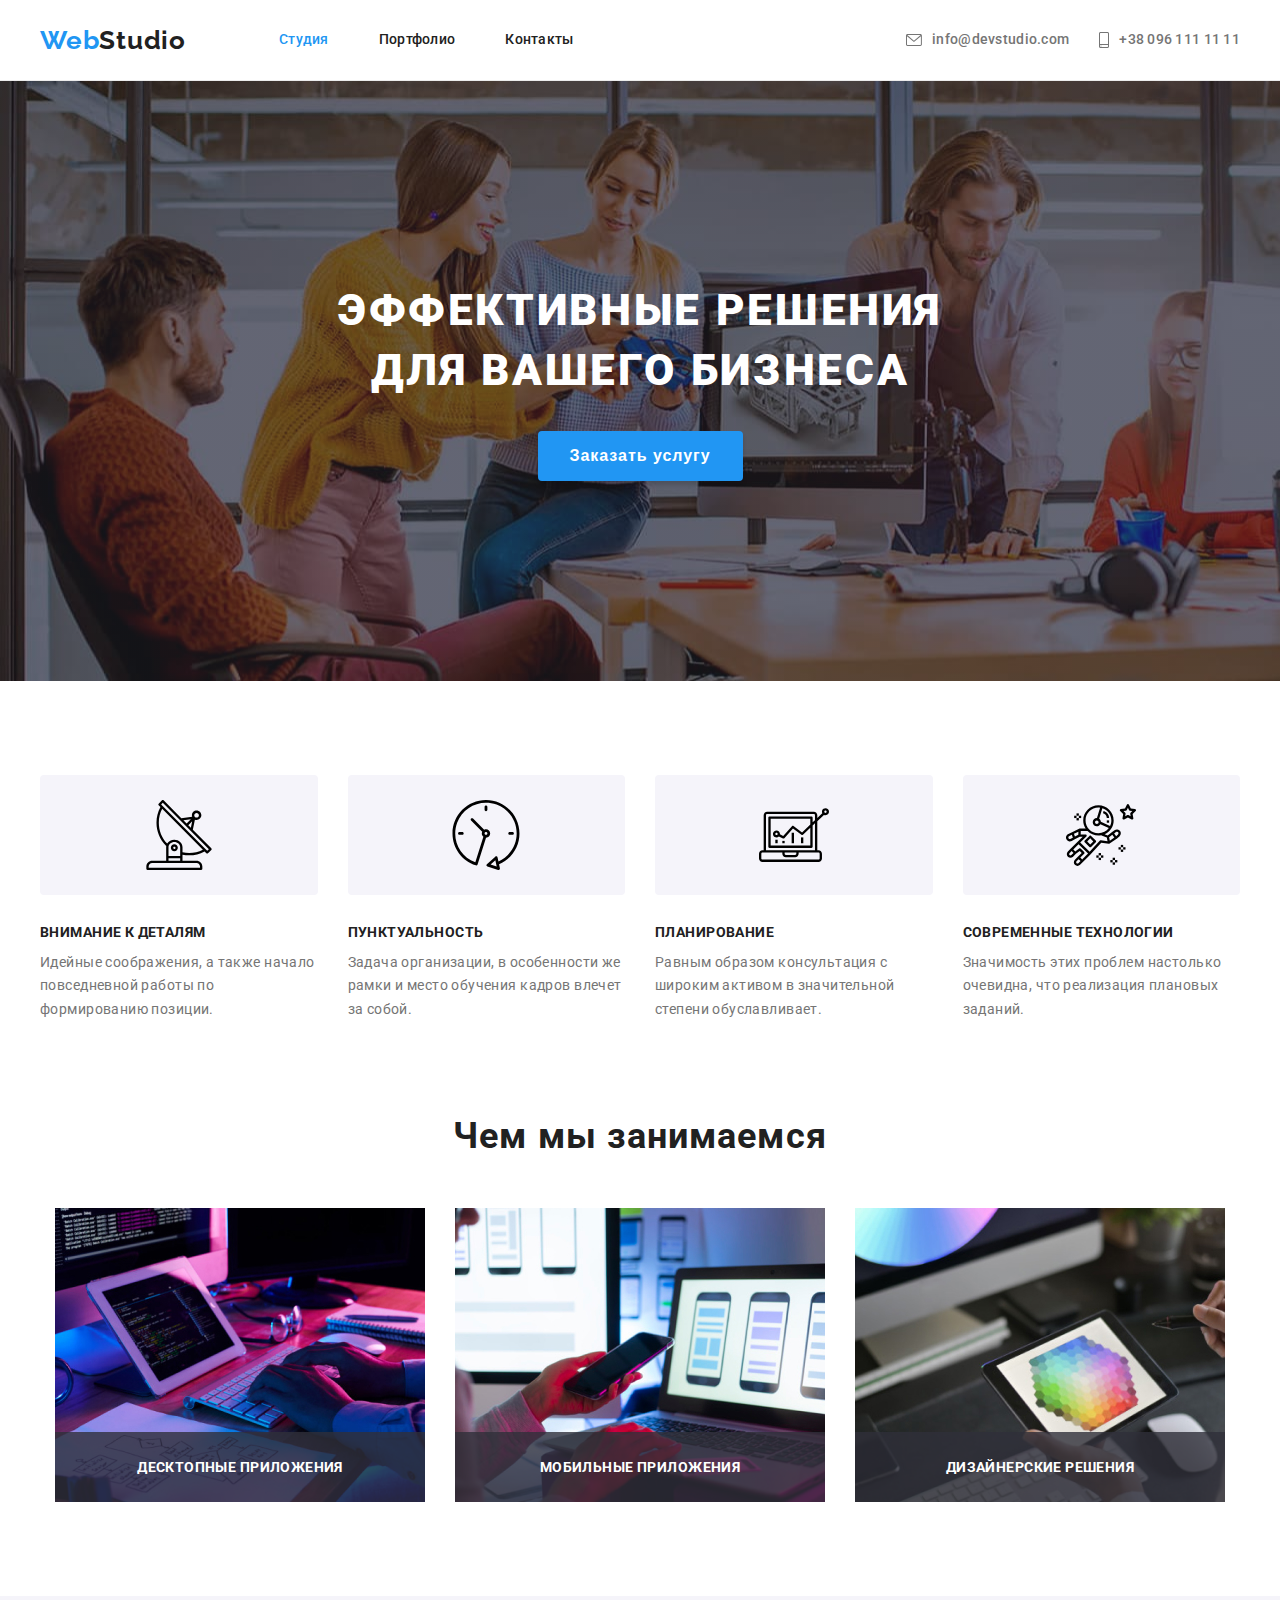
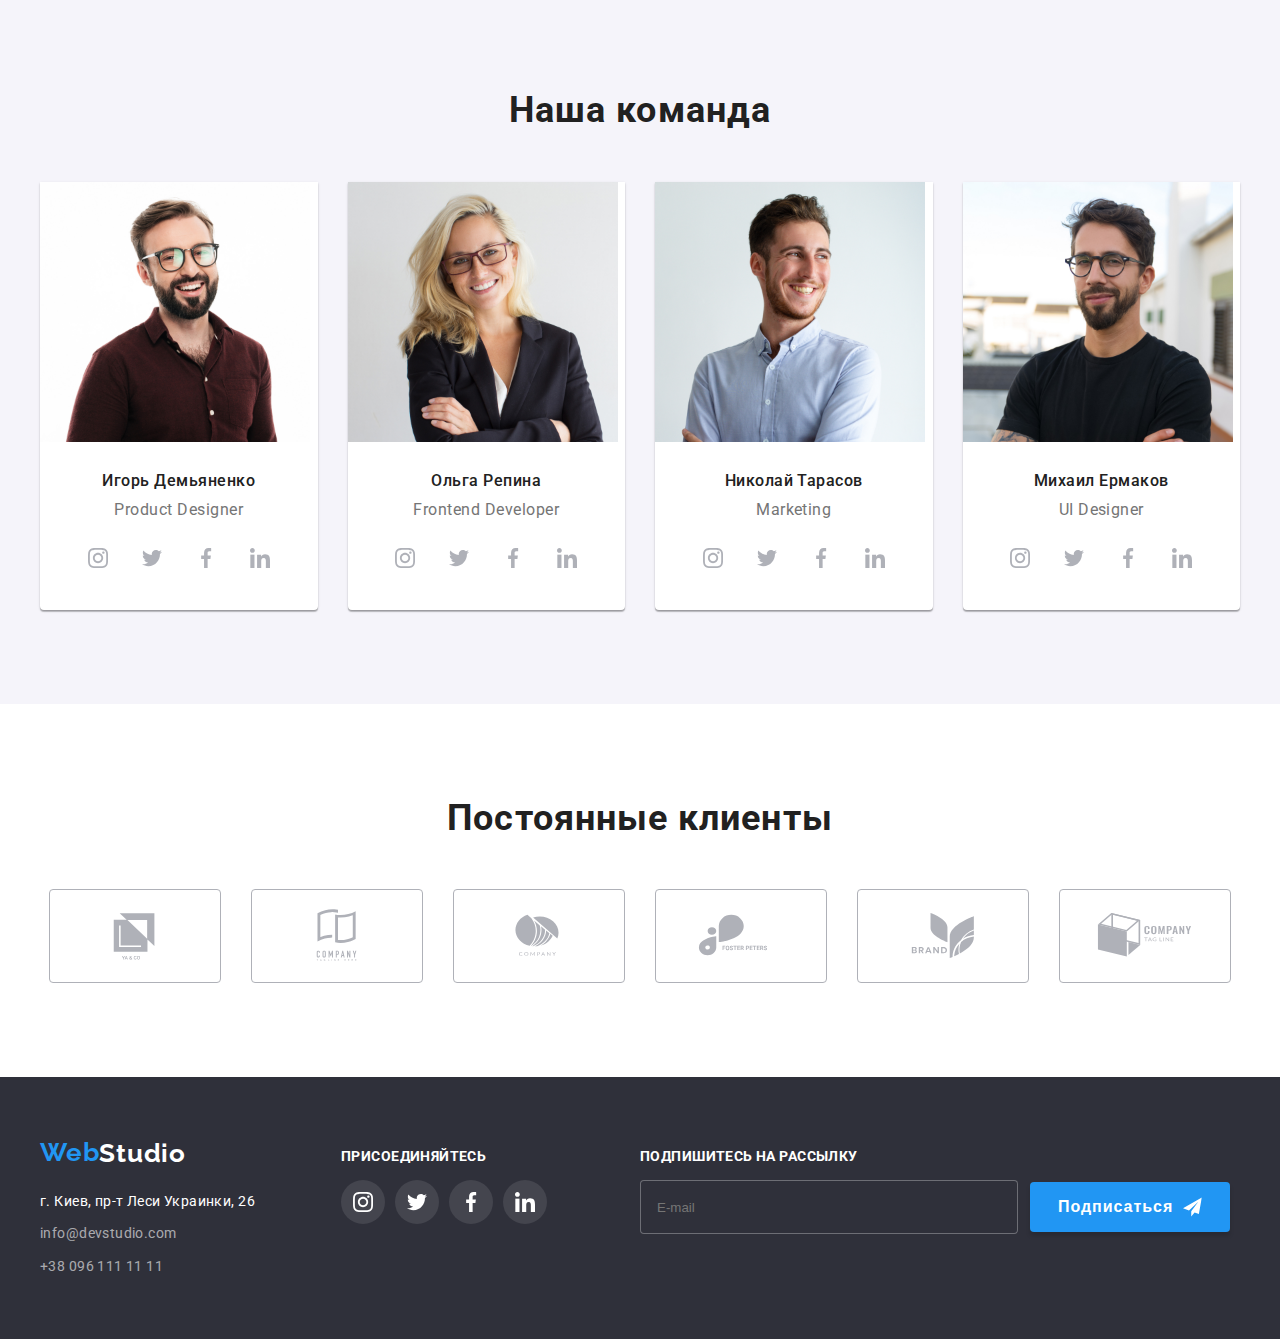
<file: index.html>
<!DOCTYPE html>
<html lang="ru">
<head>
    <meta charset="UTF-8">
    <meta http-equiv="X-UA-Compatible" content="IE=edge">
    <meta name="viewport" content="width=device-width, initial-scale=1.0">
    <title>Document</title>
       <link rel="stylesheet" href="https://fonts.googleapis.com/css2?family=Raleway:wght@700&family=Roboto:wght@400;500;700;900&display=swap">
    <link rel="stylesheet" href="https://cdnjs.cloudflare.com/ajax/libs/modern-normalize/1.1.0/modern-normalize.min.css"
    integrity="sha512-wpPYUAdjBVSE4KJnH1VR1HeZfpl1ub8YT/NKx4PuQ5NmX2tKuGu6U/JRp5y+Y8XG2tV+wKQpNHVUX03MfMFn9Q=="
    crossorigin="anonymous" referrerpolicy="no-referrer"/>
       <link rel="stylesheet" href="./css/styles.css">
</head>

<body>
    <!--Шапка-сайта-->
    <header class="menu">
        <div class="container main-nav">
            <nav>
                <a class="logo" href="/"><span class="web">Web</span>Studio</a>      
                <ul class="navigate-class">
                    <li class="item"><a class="link current" href="index.html">Студия</a></li>
                    <li class="item"><a class="link" href="portfolio.html">Портфолио</a></li>
                    <li class="item"><a class="link" href="/">Контакты</a></li>
                </ul>
            </nav>
                <ul class="contact">
                     <li class="each-contact">
                          <a class="link-contact mail" href="mailto:info@devstudio.com">
                        <svg class="envelope">
                        <use href="./images/sprite-hw4.svg#icon-envelope"></use>
                        </svg> info@devstudio.com</a>
                      </li>
                    <li class="each-contact">
                        <a class="link-contact" href="tel:+380961111111">
                        <svg class="smartphone">
                        <use href="./images/sprite-hw4.svg#icon-smartphone"></use>
                        </svg> +38 096 111 11 11</a> 
                    </li>
                </ul>
        
        </div>   
    </header>

    <main>
        <!--Верхняя секция-->
    <section class="all-order">
        <div class="container title-button">
             <h1 class="order-title"> ЭФФЕКТИВНЫЕ РЕШЕНИЯ ДЛЯ ВАШЕГО БИЗНЕСА</h1>
              <button class="order" type="button" data-modal-open >Заказать услугу</button>
        </div>
    </section>

        <!--Принципы-->
    <section class="section">
        <div class="container">
        <ul class="list-principles">
            <li class="oldsection"> 
                <div class="icon-link">
                    <svg class="item-icon" width="70" height="70">
                    <use href=./images/sprite-hw4.svg#icon-antenna ></use>
                    </svg>
                </div>
                <h3>ВНИМАНИЕ К ДЕТАЛЯМ </h3> 
            <p class="principles">Идейные соображения, а также начало повседневной работы по формированию позиции.</p>
            </li>

            <li class="oldsection"> 
                <div class="icon-link">
                    <svg class="item-icon" width="70" height="70">
                        <use href=./images/sprite-hw4.svg#icon-clock ></use>
                    </svg>
                </div>
                <h3>ПУНКТУАЛЬНОСТЬ</h3> 
                   <p class="principles">Задача организации, в особенности же рамки и место обучения кадров влечет за собой.</p> 
            </li>

            <li class="oldsection">
                <div class="icon-link">
                    <svg class="item-icon" width="70" height="70">
                        <use href=./images/sprite-hw4.svg#icon-diagram ></use>
                    </svg>
                </div>
                   <h3>ПЛАНИРОВАНИЕ</h3> 
                  <p class="principles">Равным образом консультация с широким активом в значительной степени обуславливает.</p>
            </li>

            <li class="oldsection">
                <div class="icon-link">
                    <svg class="item-icon" width="70" height="70">
                        <use href=./images/sprite-hw4.svg#icon-astronaut ></use>
                    </svg>
                </div>
                <h3>СОВРЕМЕННЫЕ ТЕХНОЛОГИИ</h3>
            <p class="principles">Значимость этих проблем настолько очевидна, что реализация плановых заданий.</p> 
            </li>
        </ul>
        </div> 
    </section>

    <!--Чем мы занимаемся-->
    <section class="section work"> 
        <div class="container">
            <h2 class="section-title">Чем мы занимаемся</h2>
            <ul class="our-work-set">
                <li class="section-card">
                    <div>
                        <img src="images/img1.jpg" alt="человек работает" width="370" height="294">
                            <div class="section-item-name">
                                <p class="item-name">Десктопные приложения</p>
                            </div>
                    </div>
                </li>
                <li class="section-card">
                    <div>
                        <img src="images/img2.jpg" alt="монитор" width="370" height="294">
                            <div class="section-item-name">
                                 <p class="item-name">Мобильные приложения</p>
                            </div>
                    </div>
                </li>
                <li class="section-card">
                    <div>
                        <img src="images/img3.jpg" alt="спектр" width="370" height="294">
                            <div class="section-item-name">
                                <p class="item-name">Дизайнерские решения</p>
                            </div>
                    </div>
                </li>
            </ul>
        </div>
    </section>

    <!--Наша команда-->
    <section class="section we">
    <div class="container">
        <h2 class="section-title">Наша команда</h2>
        <ul class="our-team">
            <li class="section-team">
                <img src="images/img4.jpg" alt="Игорь Демьяненко" width="270" height="260">
                <div class="card-content">
                   <h3 class="command">Игорь Демьяненко</h3>
                   <p class="command-position">Product Designer</p>  
                    <ul class="connecting">
                        <li class="nets">
                            <a class="link-svg" href="">
                                <svg class="card-net-item" width="20" height="20">
                                    <use href="./images/sprite-hw4.svg#icon-instagram"></use>
                                </svg></a>
                        </li>
                        <li class="nets">
                            <a class="link-svg" href=""> 
                                <svg class="card-net-item" width="20" height="20">
                                    <use href="./images/sprite-hw4.svg#icon-twitter"> </use>
                                </svg></a>
                        </li>
                        <li class="nets">
                            <a class="link-svg" href="">
                                <svg class="card-net-item" width="20" height="20">
                                    <use href="./images/sprite-hw4.svg#icon-facebook"> </use>
                                </svg></a>
                        </li>
                        <li class="nets">
                            <a class="link-svg" href="">
                                <svg class="card-net-item" width="20" height="20">
                                    <use href="./images/sprite-hw4.svg#icon-linkedin"> </use>
                                </svg></a>
                        </li>
                    </ul>
                </div>
            </li>
            <li class="section-team">
                <img src="images/img5.jpg" alt="Ольга Репина" width="270" height="260">
                <div class="card-content">
                    <h3 class="command">Ольга Репина</h3> 
                    <p class="command-position">Frontend Developer</p> 
                            <ul class="connecting">
                        <li class="nets">
                            <a class="link-svg" href=""> 
                                <svg class="card-net-item" width="20" height="20">
                                    <use href="./images/sprite-hw4.svg#icon-instagram"> </use>
                                </svg></a>
                        </li>
                        <li class="nets">
                            <a class="link-svg" href="">
                                <svg class="card-net-item" width="20" height="20">
                                    <use href="./images/sprite-hw4.svg#icon-twitter"> </use>
                                </svg></a>
                        </li>
                        <li class="nets">
                            <a  class="link-svg" href="">
                                <svg class="card-net-item" width="20" height="20">
                                    <use href="./images/sprite-hw4.svg#icon-facebook"> </use>
                                </svg></a>
                        </li>
                        <li class="nets">
                            <a class="link-svg" href=""> 
                                <svg class="card-net-item" width="20" height="20">
                                    <use href="./images/sprite-hw4.svg#icon-linkedin"> </use>
                                </svg></a>
                        </li>
                    </ul>
                </div>
            </li>
            <li class="section-team">
                <img src="images/img6.jpg" alt="Николай Тарасов" width="270" height="260">
                <div class="card-content">
                    <h3 class="command">Николай Тарасов</h3>  
                     <p class="command-position">Marketing</p> 
                    <ul class="connecting">
                        <li class="nets">
                            <a class="link-svg" href=""> 
                                <svg class="card-net-item" width="20" height="20">
                                    <use href="./images/sprite-hw4.svg#icon-instagram"> </use>
                                </svg></a>
                        </li>
                        <li class="nets">
                            <a class="link-svg" href="">
                                <svg class="card-net-item" width="20" height="20">
                                    <use href="./images/sprite-hw4.svg#icon-twitter"> </use>
                                </svg></a>
                        </li>
                        <li class="nets">
                            <a class="link-svg" href=""> 
                                <svg class="card-net-item" width="20" height="20" >
                                    <use href="./images/sprite-hw4.svg#icon-facebook"> </use>
                                </svg></a>
                        </li>
                        <li class="nets">
                            <a class="link-svg" href="">
                                <svg class="card-net-item" width="20" height="20">
                                    <use href="./images/sprite-hw4.svg#icon-linkedin"> </use>
                                </svg></a>
                        </li>
                    </ul>
                </div>
            </li>
            <li class="section-team">
                <img src="images/img7.jpg" alt="Михаил Ермаков" width="270" height="260">
                <div class="card-content">
                     <h3 class="command">Михаил Ермаков</h3> 
                     <p class="command-position">UI Designer</p>
                     <ul class="connecting">
                        <li class="nets">
                            <a class="link-svg" href=""> 
                                <svg class="card-net-item" width="20" height="20">
                                    <use href="./images/sprite-hw4.svg#icon-instagram"> </use>
                                </svg></a>
                        </li>
                        <li class="nets">
                            <a class="link-svg" href="">
                                <svg class="card-net-item" width="20" height="20">
                                    <use href="./images/sprite-hw4.svg#icon-twitter"> </use>
                                </svg></a>
                        </li>
                        <li class="nets">
                            <a class="link-svg" href=""> 
                                <svg class="card-net-item" width="20" height="20">
                                    <use href="./images/sprite-hw4.svg#icon-facebook"> </use>
                                </svg></a>
                        </li>
                        <li class="nets">
                            <a class="link-svg" href=""> 
                                <svg class="card-net-item" width="20" height="20">
                                    <use href="./images/sprite-hw4.svg#icon-linkedin"> </use>
                                </svg></a>
                        </li>
                    </ul>
                </div>  
            </li>
        </ul>
    </div>
    </section>

    <!--Постоянные клиенты-->
    <section class="section">
        <div class="container">
            <h2 class="section-title">Постоянные клиенты</h2>
            <ul class="clients-list">
    <li class="each-client">
        <a class="clients" href="">
        <svg class="clients-logo" width="106" height="60">
            <use href="./images/sprite-hw4.svg#icon-Logo" > </use>
        </svg>
        </a>
    
    </li>
    <li class="each-client">
        <a class="clients" href="">
            <svg class="clients-logo" width="106" height="60">
                <use href="./images/sprite-hw4.svg#icon-Logo1"></use>
            </svg>
        </a>
    </li>
    <li class="each-client">
        <a class="clients" href="">
            <svg class="clients-logo" width="106" height="60">
                <use href="./images/sprite-hw4.svg#icon-Logo2"> </use>
            </svg>
        </a>
    </li>
    <li class="each-client">
        <a class="clients" href="">
        <svg class="clients-logo" width="106" height="60">
            <use href="./images/sprite-hw4.svg#icon-Logo3"> </use>
        </svg>
        </a>
    </li>
    <li class="each-client">
        <a class="clients" href="">
            <svg class="clients-logo" width="106" height="60">
                <use href="./images/sprite-hw4.svg#icon-Logo4"> </use>
            </svg>
        </a>
    </li>
    <li class="each-client">
        <a class="clients" href="">
        <svg class="clients-logo" width="106" height="60">
            <use href="./images/sprite-hw4.svg#icon-Logo5"> </use>
        </svg>
        </a>
    </li>
            </ul>
        </div>
    </section>
    </main>

    <!--Футер-->
    <footer class="link-footer">
        <div class="container common">
                <div class="footer-logo-contact">
                <a class="logo-footer" href="/"><span class="web">Web</span>Studio</a>
                    <address class="address">
                        <a class="footer" href="https://goo.gl/maps/7m1vxZSbiyb1Bdkx6">г. Киев, пр-т Леси Украинки, 26</a>
                        <a class="footer-contact" href="mailto:info@devstudio.com">info@devstudio.com</a>
                        <a class="footer-contact" href="tel:+380961111111">+38 096 111 11 11</a>
                    </address>
                </div>
                <div class="footer-nets-links">
                    <h3 class="header-join">Присоединяйтесь</h3>
                    <ul class="join">
                        <li class="footer-nets">
                            <a class="footer-link-svg" href=""> <svg class="footer-svg-item" width="20" height="20">
                                    <use href="./images/sprite-hw4.svg#icon-instagram"> </use>
                                </svg></a>
                        </li>
                        <li class="footer-nets">
                            <a class="footer-link-svg" href=""> <svg class="footer-svg-item" width="20" height="20">
                                    <use href="./images/sprite-hw4.svg#icon-twitter"> </use>
                                </svg></a>
                        </li>
                        <li class="footer-nets">
                            <a class="footer-link-svg" href=""> 
                                <svg class="footer-svg-item" width="20" height="20">
                                    <use href="./images/sprite-hw4.svg#icon-facebook"> </use>
                                </svg></a>
                        </li>
                        <li class="footer-nets">
                            <a class="footer-link-svg" href=""> <svg class="footer-svg-item" width="20" height="20">
                                    <use href="./images/sprite-hw4.svg#icon-linkedin"> </use>
                                </svg></a>
                        </li>
                    </ul>
                </div>
                <div class="footer-nets-links subscribe">                
                    <h3 class="header-join">Подпишитесь на рассылку</h3>
                     
                           <form class="footer-form">
                               <label>
                                   <input type="text" name="e-mail" class="footer-input" placeholder="E-mail">
                                </label>
                              <button class="btn-submit" type="submit">Подписаться
                                  <svg class="icon-send" width="24" height="24">
                                      <use href="./images/sprite-hw4.svg#icon-icon-send"></use>
                                    </svg>
                             </button>
                          </form>
                     
               </div>   
        </div>
    </footer>

    <!--Модальное окно-->
    <div class="backdrop is-hidden" data-modal>
            <div class="modal">    
                <button type="button" class="btn-modal" data-modal-close>
                        <span class="btn-modal-svg">
                            <svg class="bnt-svg-close" width="11" height="11">
                             <use href="./images/sprite-hw4.svg#icon-close"></use>
                            </svg>
                        </span>         
                </button>
                    <div class="total-form">
                        <p class="form-title">Оставьте свои данные, мы вам перезвоним</p>
                       <form class="form">
                            <label class="form-field">
                                  <span class="form-label">Имя</span>
                                  <span class="modal-label">
                                    <input type="text" class="form-input" name="name" placeholder=" " />
                                    <svg class="form-svg" width="18" height="18">
                                        <use href="./images/sprite-hw4.svg#icon-person"></use>
                                    </svg>
                                  </span>

                            </label>
                              
                            <label class="form-field">
                                <span class="form-label">Телефон</span>
                                <span class="modal-label">
                                    <input type="tel" class="form-input" name="tel" placeholder=" " />
                                    <svg class="form-svg" width="18" height="18">
                                        <use href="./images/sprite-hw4.svg#icon-phone"></use>
                                    </svg>
                                </span>
                            </label>  
                            
                            <label class="form-field">
                                <span class="form-label">Почта</span>
                                <span class="modal-label">
                                    <input type="text" class="form-input" name="name" placeholder=" " />
                                    <svg class="form-svg" width="18" height="18">
                                        <use href="./images/sprite-hw4.svg#icon-email"></use>
                                    </svg>
                                </span>
                            
                            </label>

                            <label class="form-field comment" > 
                               <span class="form-label">Комментарий</span>
                                <textarea class="form-textarea" 
                                name="comment" 
                                rows="8"
                                placeholder="Введите текст"></textarea>


                            </label>                            
                       </form>
                     
                          <label class="checkbox-label">
                              <span class="checkbox-all">
                                <input type="checkbox" name="checkbox" class="checkbox" />
                                <span class="checkbox-icon"></span>
                                <span class="text-checkbox">Соглашаюсь с рассылкой и принимаю </span>
                                <a class="text-checkbox conditions" href="">Условия договора</a>
                              </span>
                            </label>                                           
                            <button class="btn-submit-checkbox" type="submit">Соглашаюсь</button>  
                    </div>             
            </div>
    </div>         
    
    <script src="./js/modal.js"></script>
</body>
</html>
</file>
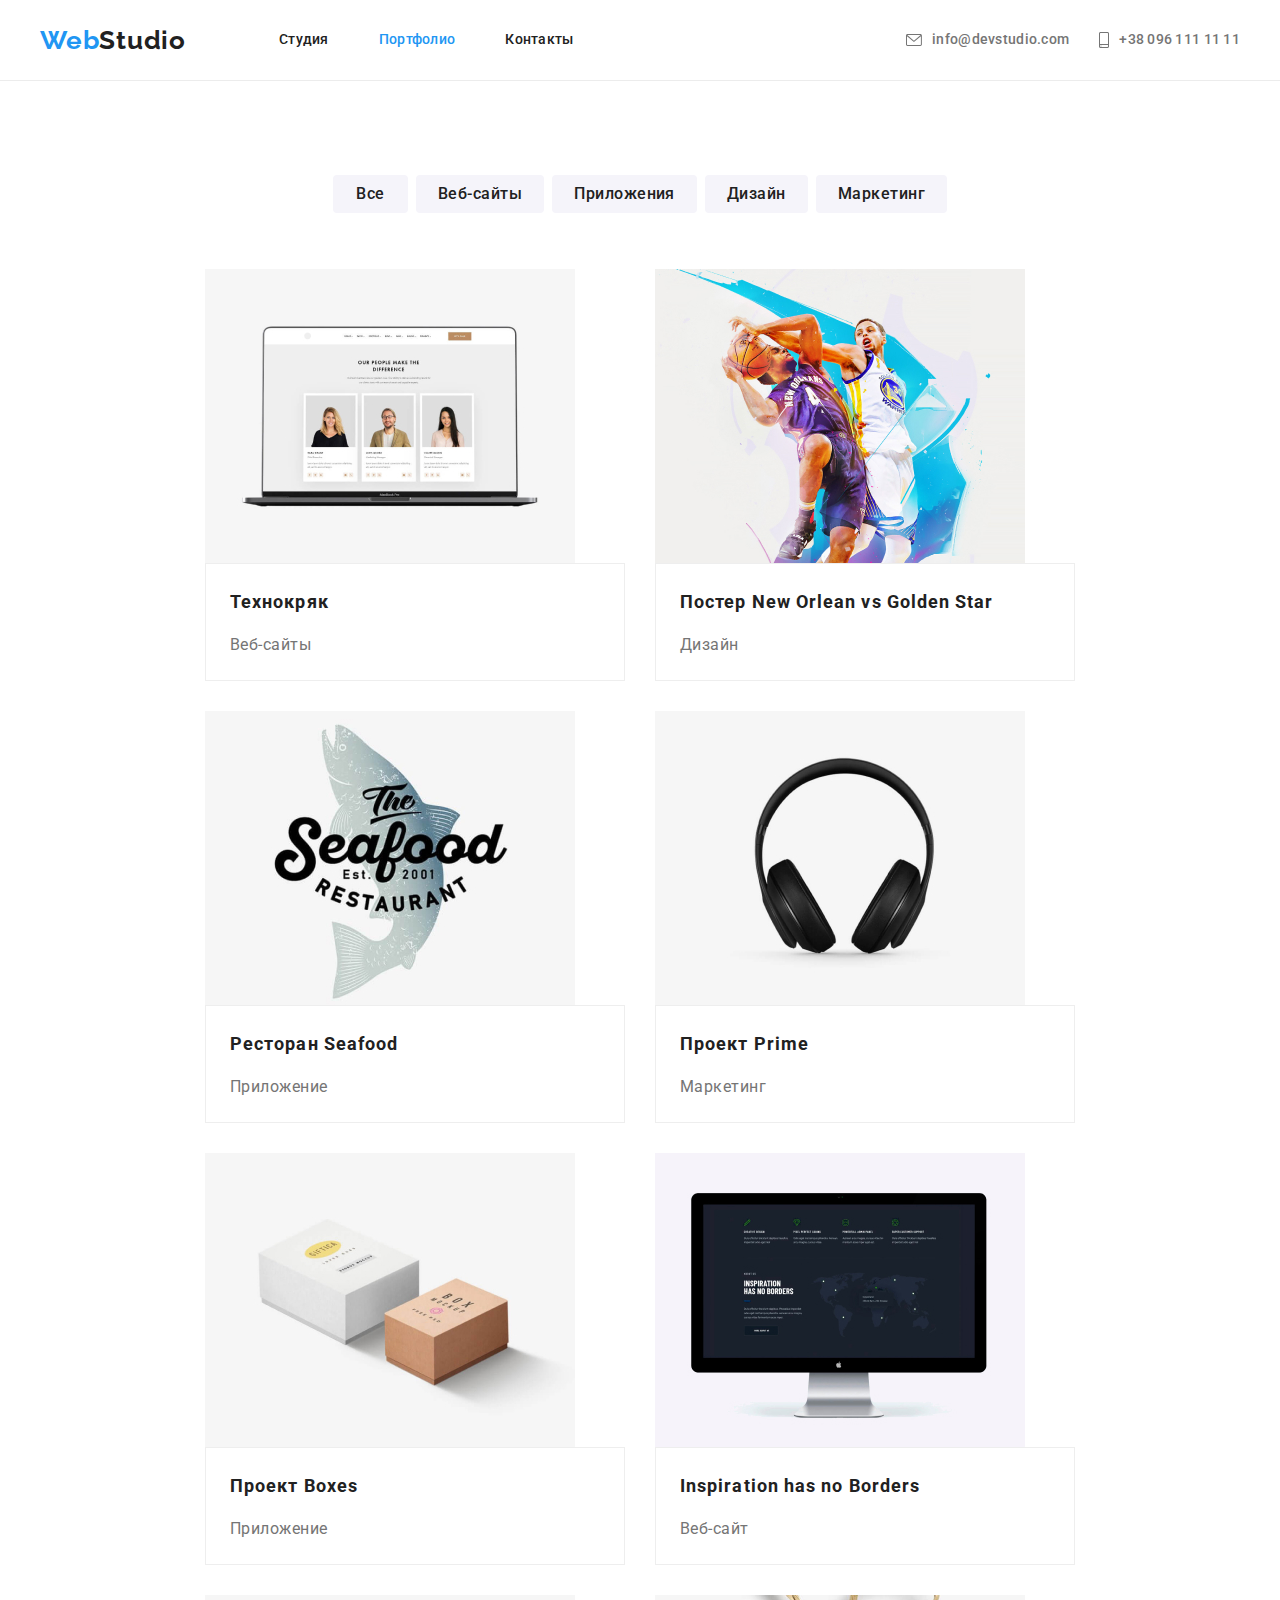
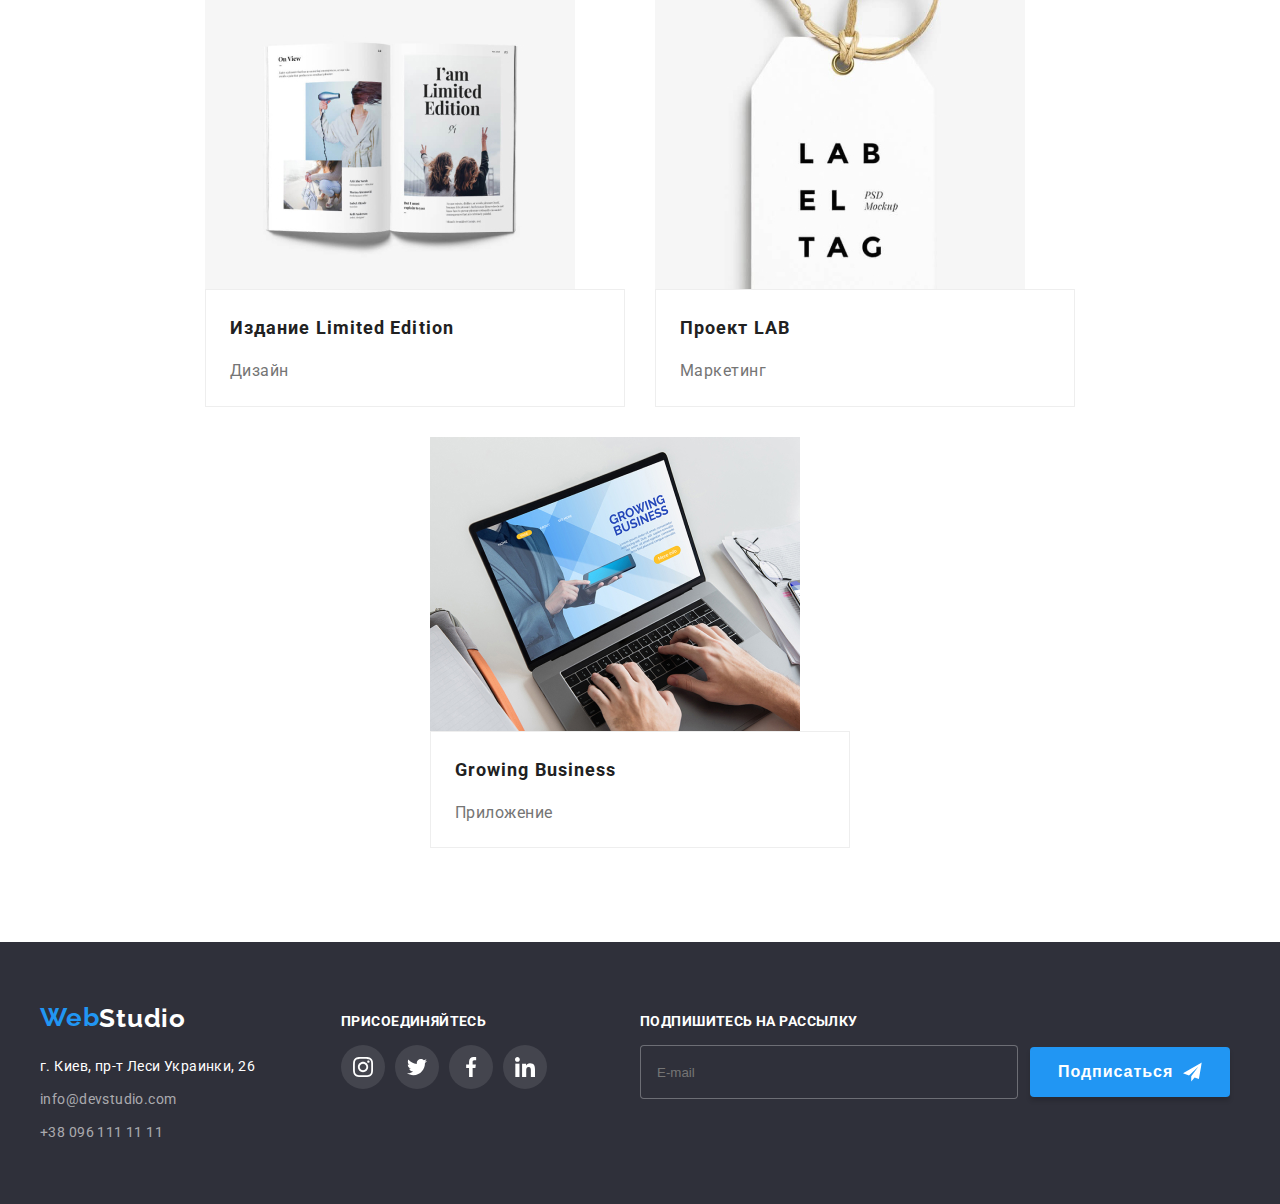
<file: portfolio.html>
<!DOCTYPE html>
<html lang="ru">
<head>
    <meta charset="UTF-8">
    <meta http-equiv="X-UA-Compatible" content="IE=edge">
    <meta name="viewport" content="width=device-width, initial-scale=1.0">
    <title>Document</title>
    <link rel="stylesheet" href="https://fonts.googleapis.com/css2?family=Raleway:wght@700&family=Roboto:wght@400;500;700;900&display=swap">
    <link rel="stylesheet" href="https://cdnjs.cloudflare.com/ajax/libs/modern-normalize/1.1.0/modern-normalize.min.css"
        integrity="sha512-wpPYUAdjBVSE4KJnH1VR1HeZfpl1ub8YT/NKx4PuQ5NmX2tKuGu6U/JRp5y+Y8XG2tV+wKQpNHVUX03MfMFn9Q=="
        crossorigin="anonymous" referrerpolicy="no-referrer" />
    <link rel="stylesheet" href="./css/styles.css">
</head>
<body>
<!--Шапка-сайта-->
<header class="menu">
    <div class="container main-nav">
        <nav>
            <a class="logo" href="/"><span class="web">Web</span>Studio</a>
            <ul class="navigate-class">
                <li class="item"><a class="link" href="index.html">Студия</a></li>
                <li class="item"><a class="link current" href="portfolio.html">Портфолио</a></li>
                <li class="item"><a class="link" href="/">Контакты</a></li>
            </ul>
        </nav>
        <ul class="contact">
            <li class="each-contact">
                <a class="link-contact mail" href="mailto:info@devstudio.com">
                    <svg class="envelope">
                        <use href="./images/sprite-hw4.svg#icon-envelope"></use>
                    </svg> info@devstudio.com</a>
            </li>
            <li class="each-contact">
                <a class="link-contact" href="tel:+380961111111">
                    <svg class="smartphone">
                        <use href="./images/sprite-hw4.svg#icon-smartphone"></use>
                    </svg> +38 096 111 11 11</a>
            </li>
        </ul>

    </div>
</header>

<main>
    <section class="section"> 
        <div class="container">
<ul class="all-buttons">
    <li class="order-1"><button class="button" type="button">Все</button></li>
    <li class="order-1"><button class="button" type="button">Веб-сайты</button></li>
    <li class="order-1"><button class="button" type="button">Приложения</button>
    <li class="order-1"><button class="button" type="button">Дизайн</button></li>
    <li class="order-1"><button class="button" type="button">Маркетинг</button></li>
</ul>
<!--Все-->
<ul class="card-set">
    <li class="all-projects">
        <a class="shadow" href="">
        <div class="project-wrap">
            <img src="images/potimg1.jpg" alt="технокряк" width="370" height="294"> 
        <p class="project-top-text">
Технокряк это современная площадка распространения коронавируса. Компании используют эту платформу для цифрового
шпионажа и атак на защищённые сервера конкурентов.
        </p> 
        </div>
        <div class="set-projects-title"> 
        <h3 class="projects-title">Технокряк</h3>
        <p class="projects-type"> Веб-сайты </p>
        </div>
           </a>
       
    </li>
    <li class="all-projects">
        <a class="shadow" href="">
    <div class="project-wrap">
            <img src="images/potimg2.jpg" alt="баскетбол" width="370" height="294">
        <p class="project-top-text">
            Технокряк это современная площадка распространения коронавируса. Компании используют эту платформу для цифрового
            шпионажа и атак на защищённые сервера конкурентов.
        </p>
        </div>
        <div class="set-projects-title">
        <h3 class="projects-title">Постер New Orlean vs Golden Star</h3>
        <p class="projects-type"> Дизайн </p>
        </div>
        </a>
    </li>
    <li class="all-projects">
        <a class="shadow" href="">
            <div class="project-wrap">
        <img src="images/potimg3.jpg" alt="сифуд" width="370" height="294">
        <p class="project-top-text">
            Технокряк это современная площадка распространения коронавируса. Компании используют эту платформу для цифрового
            шпионажа и атак на защищённые сервера конкурентов.
        </p>
        </div>
        <div class="set-projects-title">
        <h3 class="projects-title">Ресторан Seafood</h3>
          <p class="projects-type"> Приложение </p>
        </div>
        </a>
    </li>
    <li class="all-projects">
        <a class="shadow" href="">
        <div class="project-wrap">
            <img src="images/potimg4.jpg" alt="наушники" width="370" height="294">
        <p class="project-top-text">
            Технокряк это современная площадка распространения коронавируса. Компании используют эту платформу для цифрового
            шпионажа и атак на защищённые сервера конкурентов.
        </p>
        </div>
            <div class="set-projects-title">
          <h3 class="projects-title">Проект Prime</h3>
          <p class="projects-type">Маркетинг</p>
        </div>
        </a>
    </li>
    <li class="all-projects">
        <a class="shadow" href="">
            <div class="project-wrap">
          <img src="images/potimg5.jpg" alt="коробка" width="370" height="294">
        <p class="project-top-text">
            Технокряк это современная площадка распространения коронавируса. Компании используют эту платформу для цифрового
            шпионажа и атак на защищённые сервера конкурентов.
        </p>
        </div>
          <div class="set-projects-title">
          <h3 class="projects-title">Проект Boxes</h3>
           <p class="projects-type">Приложение</p>
        </div>
        </a>
        </li>
    <li class="all-projects">
        <a class="shadow" href="">
            <div class="project-wrap">
            <img src="images/potimg6.jpg" alt="монитор" width="370" height="294">
            <p class="project-top-text">
                Технокряк это современная площадка распространения коронавируса. Компании используют эту платформу для цифрового
                шпионажа и атак на защищённые сервера конкурентов.
            </p>
            </div>
            <div class="set-projects-title">
            <h3 class="projects-title">Inspiration has no Borders</h3>
            <p class="projects-type">Веб-сайт</p>
            </div>
            </a>
    </li>
    <li class="all-projects">
        <a class="shadow" href="">
            <div class="project-wrap">
            <img src="images/potimg7.jpg" alt="книга" width="370" height="294">
            <p class="project-top-text">
                Технокряк это современная площадка распространения коронавируса. Компании используют эту платформу для цифрового
                шпионажа и атак на защищённые сервера конкурентов.
            </p>
            </div>
            <div class="set-projects-title">
            <h3 class="projects-title">Издание Limited Edition</h3>
            <p class="projects-type">Дизайн</p>
            </div>
        </a>

    </li>
    <li class="all-projects">
        <a class="shadow" href="">
            <div class="project-wrap">
         <img src="images/potimg8.jpg" alt="буквы" width="370" height="294">
    <p class="project-top-text">
        Технокряк это современная площадка распространения коронавируса. Компании используют эту платформу для цифрового
        шпионажа и атак на защищённые сервера конкурентов.
    </p>
    </div>
         <div class="set-projects-title">
             <h3 class="projects-title">Проект LAB</h3>
              <p class="projects-type">Маркетинг</p>
        </div>
        </a>
    </li>
    <li class="all-projects">
        <a class="shadow" href="">
            <div class="project-wrap">
             <img src="images/potimg9.jpg" alt="ноутбук" width="370" height="294">
            <p class="project-top-text">
                Технокряк это современная площадка распространения коронавируса. Компании используют эту платформу для цифрового
                шпионажа и атак на защищённые сервера конкурентов.
            </p>
            </div>
             <div class="set-projects-title">
             <h3 class="projects-title">Growing Business</h3>
             <p class="projects-type">Приложение</p>
            </div> 
        </a> 
    </li>
    </ul>
    </div>
    </section>
</main>
<!--Футер-->
    <footer class="link-footer">
        <div class="container common">
            <div class="footer-logo-contact">
                <a class="logo-footer" href="/"><span class="web">Web</span>Studio</a>
                <address class="address">
                    <a class="footer" href="https://goo.gl/maps/7m1vxZSbiyb1Bdkx6">г. Киев, пр-т Леси Украинки, 26</a>
                    <a class="footer-contact" href="mailto:info@devstudio.com">info@devstudio.com</a>
                    <a class="footer-contact" href="tel:+380961111111">+38 096 111 11 11</a>
                </address>
            </div>
            <div class="footer-nets-links">
                <h3 class="header-join">Присоединяйтесь</h3>
                <ul class="join">
                    <li class="footer-nets">
                        <a class="footer-link-svg" href=""> <svg class="footer-svg-item" width="20" height="20">
                                <use href="./images/sprite-hw4.svg#icon-instagram"> </use>
                            </svg></a>
                    </li>
                    <li class="footer-nets">
                        <a class="footer-link-svg" href=""> <svg class="footer-svg-item" width="20" height="20">
                                <use href="./images/sprite-hw4.svg#icon-twitter"> </use>
                            </svg></a>
                    </li>
                    <li class="footer-nets">
                        <a class="footer-link-svg" href="">
                            <svg class="footer-svg-item" width="20" height="20">
                                <use href="./images/sprite-hw4.svg#icon-facebook"> </use>
                            </svg></a>
                    </li>
                    <li class="footer-nets">
                        <a class="footer-link-svg" href=""> <svg class="footer-svg-item" width="20" height="20">
                                <use href="./images/sprite-hw4.svg#icon-linkedin"> </use>
                            </svg></a>
                    </li>
                </ul>
            </div>
            <div class="footer-nets-links subscribe">
                <h3 class="header-join">Подпишитесь на рассылку</h3>
                <form class="footer-form">
                    <label>
                        <input type="text" name="e-mail" class="footer-input" placeholder="E-mail">
                    </label>
                    <button class="btn-submit" type="submit">Подписаться
                        <svg class="icon-send" width="24" height="24">
                            <use href="./images/sprite-hw4.svg#icon-icon-send"></use>
                        </svg>
                    </button>
                </form>
    
            </div>
        </div>
    </footer>
</body>
</html>
</file>
<file: css/styles.css>
/* Основные */

:root {
  --main-background-color: #ffffff;
  --main-color-text: #212121;
  --second-color-text: #757575;
  --main-font-family: Roboto;
  --main-font-size: 26px;
  --main-color-text-darkbackground: #ffffff;

  --card-set-gap: 30px;
}

body {
  font-family: var(--main-font-family, Raleway);
  font-style: normal;
  font-weight: normal;
  color: var(--main-color-text, #757575);
  margin: 0;
}

h1,
h2,
h3,
p,
ul {
  margin: 0;
  padding: 0;
  list-style-type: none;
}

img {
  display: block;
  max-width: 100%;
  height: auto;
}

/* Шапка сайта */

.menu {
  border-bottom: 1px solid #ececec;
}

.main-nav {
  display: flex;
  align-items: center;
}

.container {
  width: 1200px;
  margin-left: auto;
  margin-right: auto;
  padding-left: 15px;
  padding-right: 15px;
}

nav {
  display: flex;
}

.web {
  font-family: Raleway;
  font-weight: 700;
  font-size: 26px;
  line-height: 1.19;
  color: #2196f3;
  letter-spacing: 0.03em;
}
.logo {
  font-family: Raleway;
  font-weight: 700;
  font-size: 26px;
  line-height: 1.24;
  letter-spacing: 0.03em;

  color: var(--main-color-text);
  text-decoration: none;

  display: inline-block;
  margin-top: 24px;
}

.navigate-class {
  display: flex;
  margin-left: 93px;
}

.navigate-class > .item {
  list-style-type: none;
  margin-right: 50px;
}

.navigate-class .item:last-child {
  margin-right: 0px;
}

.link {
  color: var(--main-color-text);
  background-color: var(--main-background-color);
  font-weight: 500;
  font-size: 14px;
  text-decoration: none;

  line-height: 1.14;
  letter-spacing: 0.02em;

  display: block;
  padding-top: 32px;
  padding-bottom: 32px;

  transition: color 250ms cubic-bezier(0.4, 0, 0.2, 1);
  position: relative;
}

.current {
  color: #2196f3;
}

.link::after {
  content: "";
  position: absolute;
  left: 0;
  bottom: 0;

  width: 100%;
  height: 4px;
  background-color: rgba(33, 150, 243, 0.9);
  border-radius: 2px;
  opacity: 0;
}

.link:hover::after {
  opacity: 1;
  transition: opacity 250ms cubic-bezier(0.4, 0, 0.2, 1);
}

.contact {
  display: flex;
  margin-left: auto;
}

.each-contact {
  color: var(--main-background-color);
}

.contact .each-contact + .each-contact {
  margin-left: 30px;
}

.link-contact {
  font-weight: 500;
  font-size: 14px;
  line-height: 1.14;
  letter-spacing: 0.02em;
  color: var(--second-color-text);
  text-decoration: none;
  list-style-type: none;
  padding-top: 32px;
  padding-bottom: 32px;

  display: flex;
  justify-content: center;
  align-items: center;

  transition: color 250ms cubic-bezier(0.4, 0, 0.2, 1);
}

.link:hover,
.link:focus,
.link-contact:focus,
.link-contact:hover,
.footer:hover,
.footer:focus,
.footer-contact:focus,
.footer-contact:hover {
  color: #2196f3;
}

.envelope {
  width: 16px;
  height: 12px;
  fill: currentColor;
  margin-right: 10px;
}

.smartphone {
  width: 10px;
  height: 16px;
  fill: currentColor;
  margin-right: 10px;
}

/* Верхняя секция */

.all-order {
  background-color: #2f303a;
  background-image: linear-gradient(
      to bottom,
      rgba(47, 48, 58, 0.4),
      rgba(47, 48, 58, 0.4)
    ),
    url(../images/headerbackground.jpg);
  text-align: center;
}

.title-button {
  padding-top: 200px;
  padding-bottom: 200px;
}

.order-title {
  font-family: var(--main-font-family);
  text-align: center;
  font-weight: 900;
  font-size: 44px;
  line-height: 1.36;

  letter-spacing: 0.06em;
  text-transform: uppercase;

  color: var(--main-color-text-darkbackground);

  width: 696px;
  margin: 0 auto;
}

.order {
  cursor: pointer;
  background-color: #2196f3;
  box-shadow: 0px 4px 4px rgba(0, 0, 0, 0.15);
  border-radius: 4px;
  border: none;
  font-weight: 700;
  font-size: 16px;
  line-height: 1.87;

  letter-spacing: 0.06em;
  color: var(--main-color-text-darkbackground);

  text-align: center;

  display: inline-block;
  min-width: 200px;
  padding: 10px 32px;
  margin-top: 30px;
}

/* Принципы */

.section {
  padding-bottom: 94px;
  padding-top: 94px;
}

.list-principles {
  display: flex;

  flex-wrap: nowrap;
}

.list-principles > .oldsection {
  flex-basis: calc(100% / 4);
  width: 270px;
  list-style-type: none;
}

.list-principles .oldsection + .oldsection {
  margin-left: var(--card-set-gap);
}

.icon-link {
  background-color: #f5f4fa;
  height: 120px;
  border-radius: 4px;
  display: flex;
  justify-content: center;
  align-items: center;
  margin-bottom: 30px;
}

.item-icon {
  display: flex;
}

.principles {
  font-size: 14px;
  line-height: 1.71;
  letter-spacing: 0.03em;

  color: var(--second-color-text);

  text-decoration: none;
  list-style-type: none;

  margin-top: 10px;
}

/*Чем мы занимаемся*/

.work {
  padding-top: 0px;
}

.our-work-set {
  list-style-type: none;
  margin: 0px;

  display: flex;
  justify-content: center;
}

.our-work-set > .section-card {
  flex-basis: calc(100% / 3 - 30px);
  position: relative;
}

.our-work-set .section-card + .section-card {
  margin-left: var(--card-set-gap);
}

.section-item-name {
  position: absolute;
  bottom: 0;
  left: 0;

  display: flex;
  align-items: center;
  justify-content: center;

  width: 100%;
  height: 70px;
  background-color: rgba(47, 48, 58, 0.8);
}

.item-name {
  font-family: var(--main-font-family);
  font-style: normal;
  font-weight: 700;
  font-size: 14px;
  line-height: 16px;
  text-align: center;
  letter-spacing: 0.03em;
  text-transform: uppercase;
  color: var(--main-color-text-darkbackground);
}

/*Наша команда*/

.we {
  background: #f5f4fa;
}
.our-team {
  display: flex;
  flex-wrap: wrap;
  align-content: center;
  margin-left: -30px;
}

.our-team > .section-team {
  flex-basis: calc(100% / 4 - 30px);
  margin-left: 30px;
  background: #ffffff;
  box-shadow: 0px 1px 3px rgba(0, 0, 0, 0.12), 0px 1px 1px rgba(0, 0, 0, 0.14),
    0px 2px 1px rgba(0, 0, 0, 0.2);
  border-radius: 0px 0px 4px 4px;
}

.our-team .section-team + .section-team {
  margin-left: var(--card-set-gap);
}

div h3 {
  font-weight: 700;
  font-size: 14px;
  line-height: 1.14;
  letter-spacing: 0.03em;

  text-align: left;
  color: var(--main-color-text);
}

.section-title {
  font-weight: 700;
  font-size: 36px;
  line-height: 1.16;
  text-align: center;
  letter-spacing: 0.03em;
  text-align: center;
  color: var(--main-color-text);
  margin-bottom: 50px;
}

.section-team {
  text-align: center;
  list-style-type: none;
}

.command {
  font-weight: 500;
  font-size: 16px;
  line-height: 1.18;

  text-align: center;
  letter-spacing: 0.03em;
}

.command-position {
  font-size: 16px;
  line-height: 1.18;

  text-align: center;
  letter-spacing: 0.03em;

  color: var(--second-color-text);

  margin-top: 10px;
}

.card-content {
  padding-top: 30px;
  padding-bottom: 30px;
}

.connecting {
  margin-top: 16px;

  list-style-type: none;
  display: flex;
  justify-content: center;
  align-content: center;
}

.nets {
  background-color: var(--main-background-color);
  color: var(--main-color-text-darkbackground);
}

.nets + .nets {
  margin-left: 10px;
}

.link-svg {
  width: 44px;
  height: 44px;
  display: flex;
  justify-content: center;
  align-content: center;
  align-items: center;
  color: #afb1b8;

  transition: color 250ms cubic-bezier(0.4, 0, 0.2, 1),
    background-color 250ms cubic-bezier(0.4, 0, 0.2, 1);
}

.card-net-item {
  display: flex;
  fill: currentColor;
}

.link-svg:hover,
.link-svg:focus {
  background-color: #2196f3;
  color: var(--main-color-text-darkbackground);
  border-radius: 50%;
}

/*Постоянные клиенты*/

.clients-list {
  list-style-type: none;
  display: flex;
  justify-content: center;
  align-content: center;
}

.clients-list .each-client + .each-client {
  margin-left: 30px;
}
.clients {
  cursor: pointer;
  margin: 0;
  padding: 0;
  border: 1px solid #afb1b8;
  width: 170px;
  height: 92px;
  background-color: var(--main-background-color);
  border-radius: 4px;
  color: #afb1b8;

  display: flex;
  justify-content: center;
  align-items: center;

  transition: color 250ms cubic-bezier(0.4, 0, 0.2, 1),
    border 250ms cubic-bezier(0.4, 0, 0.2, 1);
}

.clients:hover,
.clients:focus {
  border: 1px solid #2196f3;
  color: #2196f3;
}

.clients-logo {
  fill: currentColor;
  display: flex;
}

.common {
  display: flex;
  align-items: baseline;
}

/*Футер*/

.footer-logo-contact {
  display: block;
}

.link-footer {
  background-color: #2f303a;
  color: var(--main-color-text-darkbackground);
  align-items: center;
  font-size: 14px;

  text-decoration: none;
  display: flex;
  flex-wrap: nowrap;
  flex-direction: column;
  align-items: flex-start;

  width: 100%;
  padding-top: 60px;
  padding-bottom: 60px;
}
.logo-footer {
  color: var(--main-color-text-darkbackground);
  font-family: Raleway;
  font-weight: bold;
  font-size: 26px;
  text-decoration: none;
  line-height: 1.24;
  letter-spacing: 0.03em;

  display: flex;
  margin-bottom: 20px;
}

.footer {
  font-style: normal;
  text-decoration: none;
  font-size: 14px;
  line-height: 1.71;
  letter-spacing: 0.03em;
  color: var(--main-color-text-darkbackground);

  display: block;

  transition: color 250ms cubic-bezier(0.4, 0, 0.2, 1);
}

.footer-contact {
  font-style: normal;
  text-decoration: none;
  font-size: 14px;
  line-height: 1.71;
  letter-spacing: 0.03em;
  color: rgba(255, 255, 255, 0.6);

  display: block;
  min-width: 231px;
  margin-top: 9px;

  transition: color 250ms cubic-bezier(0.4, 0, 0.2, 1);
}

.footer-nets-links {
  text-align: left;
  margin-left: 70px;
}

.header-join {
  line-height: 16px;
  letter-spacing: 0.03em;
  text-transform: uppercase;
  text-align: left;
  color: #ffffff;
}

.join {
  margin-top: 16px;
  list-style-type: none;
  display: flex;
  justify-content: center;
  align-content: center;
}

.footer-link-svg {
  width: 44px;
  height: 44px;
  display: flex;
  justify-content: center;
  align-content: center;
  align-items: center;
  border-radius: 50%;
  background-color: rgba(255, 255, 255, 0.1);

  transition: background-color 250ms cubic-bezier(0.4, 0, 0.2, 1);
}

.footer-svg-item {
  fill: var(--main-color-text-darkbackground);

  display: flex;
}

.footer-link-svg:focus,
.footer-link-svg:hover {
  background-color: #2196f3;
}

.footer-nets {
  display: flex;
  text-align: center;
}

.footer-nets + .footer-nets {
  margin-left: 10px;
}

.subscribe {
  margin-left: 93px;
}

.footer-form {
  margin-top: 16px;

  display: flex;
  align-items: center;
}

.footer-input {
  width: 358px;
  height: 50px;
  background-color: #2f303a;
  margin-left: 0;
  padding-left: 16px;
  border: 1px solid rgba(255, 255, 255, 0.3);
  border-radius: 4px;
  box-shadow: (0px 4px 4px rgba(0, 0, 0, 0.15));
}

.button {
  cursor: pointer;

  font-family: var(--main-font-family);
  font-weight: 500;
  font-size: 16px;
  line-height: 1.62;
  letter-spacing: 0.03em;
  color: var(--main-color-text);
  background: #f5f4fa;
  border: none;
  border-radius: 4px;

  display: inline-block;
  padding: 6px 22px;
  min-width: 75px;
  text-align: center;

  transition: color 250ms cubic-bezier(0.4, 0, 0.2, 1),
    background-color 250ms cubic-bezier(0.4, 0, 0.2, 1),
    box-shadow 250ms cubic-bezier(0.4, 0, 0.2, 1),
    border-radius 250ms cubic-bezier(0.4, 0, 0.2, 1);
}

.button:focus,
.button:hover {
  background-color: #2196f3;
  color: var(--main-color-text-darkbackground);
  box-shadow: 0px 3px 1px rgba(0, 0, 0, 0.1), 0px 1px 2px rgba(0, 0, 0, 0.08),
    0px 2px 2px rgba(0, 0, 0, 0.12);
  border-radius: 4px;
}

/*Портфолио*/

.all-buttons {
  min-width: 661px;
  margin: 0 auto;
  margin-bottom: 56px;

  text-align: center;

  display: flex;
  justify-content: center;
  align-items: center;
}

.all-buttons > .order-1 + .order-1 {
  margin-left: 8px;
}

.order-1 {
  list-style-type: none;
  text-decoration: none;
  background-color: var(--main-background-color);
  color: var(--main-color-text);
}

/*Все*/

.card-set {
  display: flex;
  flex-wrap: wrap;
  align-content: center;
  justify-content: center;

  margin-left: -30px;
  margin-top: -30px;
}

.card-set > .all-projects {
  flex-basis: calc(100% / 3 - 30px);
  margin-top: var(--card-set-gap);
  margin-left: var(--card-set-gap);
}

.all-projects {
  display: block;
  list-style-type: none;
}

.shadow:hover .project-top-text,
.shadow:focus .project-top-text {
  transform: translateY(0);
  transition: transform 250ms cubic-bezier(0.4, 0, 0.2, 1);
}

.shadow {
  display: block;
  text-decoration: none;
}

.shadow:hover,
.shadow:focus {
  cursor: pointer;
  box-shadow: 0px 1px 1px rgba(0, 0, 0, 0.12), 0px 4px 4px rgba(0, 0, 0, 0.06),
    1px 4px 6px rgba(0, 0, 0, 0.16);
}
.project-wrap {
  position: relative;
  overflow: hidden;
}

.project-top-text {
  position: absolute;
  top: 0;
  left: 0;

  font-family: var(--main-font-family);
  font-size: 18px;
  line-height: 1.56;
  color: var(--main-color-text-darkbackground);
  background-color: rgba(33, 150, 243, 0.9);
  padding: 63px 24px;
  height: 100%;

  transform: translateY(100%);
  transition: box-shadow 250ms cubic-bezier(0.4, 0, 0.2, 1);
}

.set-projects-title {
  width: 370px;
  padding: 20px 24px;
  border: 1px solid #eeeeee;
}

.projects-title {
  font-weight: 700;
  font-size: 18px;
  line-height: 2;
  letter-spacing: 0.06em;
  color: var(--main-color-text);

  width: 322px;
}

.projects-type {
  font-size: 16px;
  line-height: 1.87;
  letter-spacing: 0.03em;
  color: var(--second-color-text);

  margin-top: 10px;
}

/* Модальное окно */
.backdrop {
  position: fixed;
  top: 0;
  left: 0;

  width: 100vw;
  height: 100vh;
  background-color: rgba(0, 0, 0, 0.2);
  visibility: visible;
  opacity: 1;
  transition: visibility 250ms cubic-bezier(0.4, 0, 0.2, 1),
    opacity 250ms cubic-bezier(0.4, 0, 0.2, 1);
}

.backdrop.is-hidden {
  opacity: 0;
  pointer-events: none;
  visibility: hidden;
}

.backdrop.is-hidden.modal {
  transform: translate(-50%, -50%) scale(1.1);
}

.modal {
  position: absolute;
  top: 50%;
  left: 50%;

  min-width: 528px;
  min-height: 581px;
  background-color: var(--main-color-text-darkbackground);
  padding: 40px;
  box-shadow: 0px 1px 3px rgba(0, 0, 0, 0.12), 0px 1px 1px rgba(0, 0, 0, 0.14),
    0px 2px 1px rgba(0, 0, 0, 0.2);
  border-radius: 4px;

  transform: translate(-50%, -50%) scale(1);
  transition: transform 250ms cubic-bezier(0.4, 0, 0.2, 1);
}

.btn-modal {
  display: flex;
  justify-content: center;
  align-items: center;
  width: 30px;
  height: 30px;
  border: 1px solid rgba(0, 0, 0, 0.1);
  border-radius: 50%;
  background-color: var(--main-color-text-darkbackground);
  text-align: center;

  position: absolute;
  right: 8px;
  top: 8px;
  transition: transform 250ms cubic-bezier(0.4, 0, 0.2, 1);
}

.btn-modal-svg {
  display: flex;
}

.btn-modal:focus,
.btn-modal:hover {
  fill: #2196f3;
  cursor: pointer;
}

.btn-submit {
  cursor: pointer;
  background-color: #2196f3;
  box-shadow: 0px 4px 4px rgba(0, 0, 0, 0.15);
  border-radius: 4px;
  border: none;
  font-weight: 700;
  font-size: 16px;
  line-height: 1.87;

  letter-spacing: 0.06em;
  color: var(--main-color-text-darkbackground);

  text-align: center;

  width: 200px;
  margin-left: 12px;

  padding: 10px 28px;
  display: flex;
  justify-content: center;
  align-items: center;
  transition: color 250ms cubic-bezier(0.4, 0, 0.2, 1);
}

.icon-send {
  fill: #ffffff;
  margin-left: 10px;
}

.form-title {
  width: 100%;
  font-size: 20px;
  font-weight: 700;
  letter-spacing: 0.03em;
  color: var(--main-color-text);
  margin-bottom: 12px;
}

.form {
  width: 100%;
  margin-bottom: 20px;
}

.form-field {
  display: block;
  position: relative;
  margin-bottom: 10px;
}

.comment {
  margin-bottom: 20px;
}

.form-label {
  font-size: 12px;
  line-height: 14px;
  letter-spacing: 0.01em;
  color: var(--second-color-text);

  transition: color 250ms cubic-bezier(0.4, 0, 0.2, 1);
}

.modal-label {
  position: relative;
}

.form-input {
  width: 100%;
  height: 40px;
  padding-left: 42px;
  outline: none;

  border: 1px solid rgba(33, 33, 33, 0.2);
  border-radius: 4px;
  transition: color 250ms cubic-bezier(0.4, 0, 0.2, 1);
}
.form-input:focus {
  border-color: #2196f3;
}

.form-input:focus + .form-svg {
  fill: #2196f3;
  cursor: pointer;
}

.form-field:focus-within > .form-label,
.form-field:focus-within > .form-textarea {
  color: #2196f3;
  cursor: pointer;
}

.form-svg {
  fill: #212121;
  position: absolute;
  top: 50%;
  left: 12px;
  transform: translateY(-50%);
  transition: color 250ms cubic-bezier(0.4, 0, 0.2, 1);
}

.form-textarea {
  width: 100%;
  padding-left: 16px;
  padding-top: 12px;
  font-size: 12px;
  line-height: 14px;
  letter-spacing: 0.01em;
  color: rgba(117, 117, 117, 0.5);
  border: 1px solid rgba(33, 33, 33, 0.2);
  border-radius: 4px;
  resize: none;
}

.form-input::placeholder {
  font-size: 12px;
  line-height: 14px;
  color: rgba(117, 117, 117, 0.5);
}

.checkbox-label {
  display: block;
  margin-bottom: 30px;
}

.checkbox-all {
  position: relative;
}

.checkbox-icon {
  display: block;
  width: 16px;
  height: 15px;
  border: 2px solid #212121;
  border-radius: 2px;

  position: absolute;
  top: 50%;
  left: 12px;
  transform: translateY(-50%);

  transition: background-image 250ms cubic-bezier(0.4, 0, 0.2, 1),
    background-color 250ms cubic-bezier(0.4, 0, 0.2, 1),
    border-color 250ms cubic-bezier(0.4, 0, 0.2, 1);
}

.checkbox {
  position: absolute;
  width: 1px;
  height: 1px;
  margin: -1px;
  border: 0;
  padding: 0;

  white-space: nowrap;
  clip-path: inset(100%);
  clip: rect(0 0 0 0);
  overflow: hidden;
}

.checkbox:checked + .checkbox-icon {
  background-color: #2196f3;
  background-image: url(../images/icon-check.svg);
  background-repeat: no-repeat;
  background-size: cover;
}

.checkbox:focus-within + .checkbox-icon {
  border-color: #2196f3;
}

.text-checkbox {
  text-align: center;
  font-size: 14px;
  line-height: 1.71;
  letter-spacing: 0.03em;
  color: #757575;
  padding-left: 36px;
}

.conditions {
  margin-left: 5px;
  padding-left: 0;
  color: #2196f3;
}

.btn-submit-checkbox {
  cursor: pointer;
  background-color: #2196f3;
  box-shadow: 0px 4px 4px rgba(0, 0, 0, 0.15);
  border-radius: 4px;
  border: none;
  font-weight: 700;
  font-size: 16px;
  line-height: 1.87;

  letter-spacing: 0.06em;
  color: var(--main-color-text-darkbackground);

  display: block;
  text-align: center;
  padding: 10px 55px;
  margin: 0 auto;

  transition: color 250ms cubic-bezier(0.4, 0, 0.2, 1);
}
</file>
